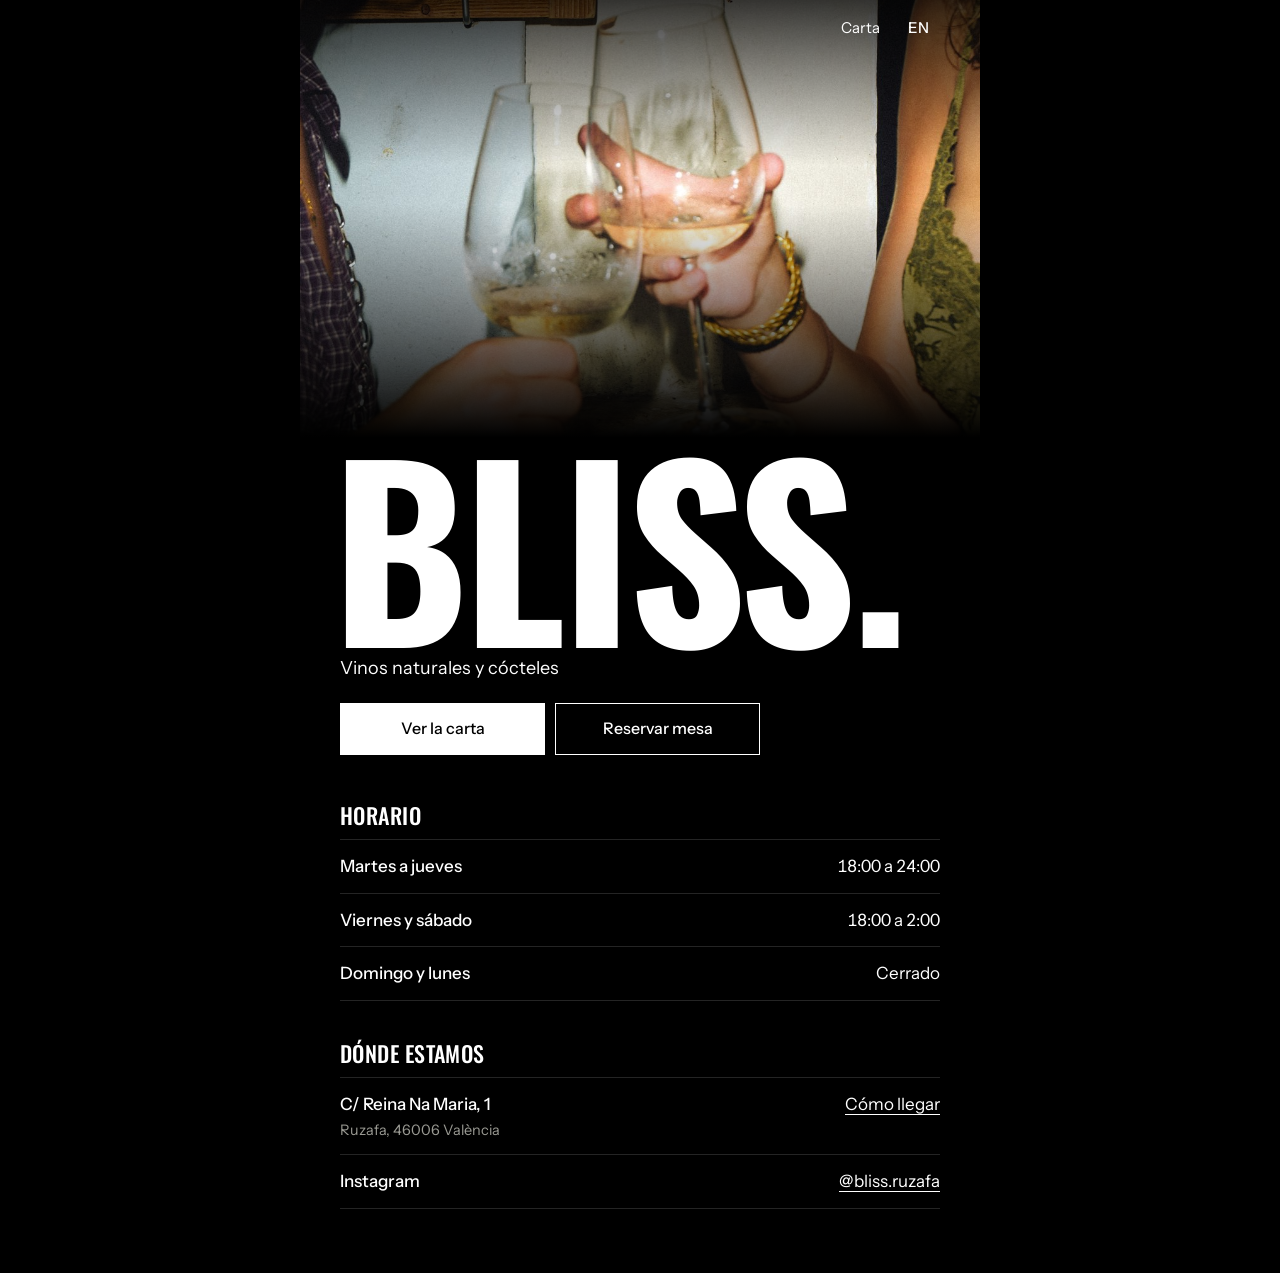
<file: index.html>
<!doctype html>
<html lang="es">
<head>
<meta charset="utf-8">
<meta name="viewport" content="width=device-width, initial-scale=1">
<meta name="robots" content="noindex">
<meta name="theme-color" content="#000000">
<title>Bliss. Vinos naturales y cócteles en Ruzafa</title>
<link rel="preconnect" href="https://fonts.googleapis.com">
<link rel="preconnect" href="https://fonts.gstatic.com" crossorigin>
<link href="https://fonts.googleapis.com/css2?family=Instrument+Sans:wght@400;500;600&family=Oswald:wght@500;700&display=swap" rel="stylesheet">
<link rel="stylesheet" href="base.css">
<link rel="stylesheet" href="style.css">
</head>
<body class="home">

<header class="top">
  <nav class="top-links">
    <a href="carta.html" data-i18n="menu">Carta</a>
    <button type="button" data-lang>EN</button>
  </nav>
</header>

<main>
  <section class="hero">
    <!-- If assets/photos/hero.jpg is missing, this block removes itself and the page is type only. -->
    <figure class="hero-photo">
      <img src="photos/hero.jpg" alt="" width="1080" height="1440" onerror="this.parentNode.remove()">
    </figure>
    <div class="hero-body">
      <h1 class="wordmark">BLISS.</h1>
      <p class="tagline" data-i18n="tagline">Vinos naturales y cócteles</p>
      <div class="cta">
        <a class="btn btn-primary" href="carta.html" data-i18n="see_menu">Ver la carta</a>
        <!-- No action yet: waiting for the bar's phone number. -->
        <span class="btn" data-i18n="reserve">Reservar mesa</span>
      </div>
    </div>
  </section>

  <!-- Optional. Shown only for the files that exist: assets/photos/1.jpg … 4.jpg. -->
  <section class="photos" aria-label="Bliss">
  </section>

  <div class="info">
    <section class="sub">
      <h2 class="sub-title" data-i18n="hours">Horario</h2>
      <ul class="items">
        <li class="item"><span class="item-row"><span class="item-name" data-i18n="h_days_1">Martes a jueves</span><span class="item-lead"></span><span class="item-price" data-i18n="h_time_1">18:00 a 24:00</span></span></li>
        <li class="item"><span class="item-row"><span class="item-name" data-i18n="h_days_2">Viernes y sábado</span><span class="item-lead"></span><span class="item-price" data-i18n="h_time_2">18:00 a 2:00</span></span></li>
        <li class="item"><span class="item-row"><span class="item-name" data-i18n="h_days_3">Domingo y lunes</span><span class="item-lead"></span><span class="item-price" data-i18n="h_time_3">Cerrado</span></span></li>
      </ul>
    </section>

    <section class="sub" id="visita">
      <h2 class="sub-title" data-i18n="visit">Dónde estamos</h2>
      <ul class="items">
        <li class="item">
          <a class="item-link" data-directions href="#">
            <span class="item-row"><span class="item-name" data-i18n="addr">C/ Reina Na Maria, 1</span><span class="item-lead"></span><span class="item-price" data-i18n="go">Cómo llegar</span></span>
            <span class="item-desc" data-i18n="address_2">Ruzafa, 46006 València</span>
          </a>
        </li>
        <li class="item">
          <a class="item-link" data-href="instagram" href="#">
            <span class="item-row"><span class="item-name">Instagram</span><span class="item-lead"></span><span class="item-price">@bliss.ruzafa</span></span>
          </a>
        </li>
      </ul>
    </section>
  </div>
</main>

<!-- iPhone only: a site cannot see which map apps are installed, so the guest picks. -->
<dialog class="sheet" id="maps-sheet" aria-labelledby="maps-sheet-title" tabindex="-1">
  <h2 class="sub-title" id="maps-sheet-title" data-i18n="open_in">Abrir en</h2>
  <ul class="items">
    <li class="item"><a class="item-link" data-map="apple" href="#"><span class="item-name">Apple Maps</span></a></li>
    <li class="item"><a class="item-link" data-map="google" href="#"><span class="item-name">Google Maps</span></a></li>
  </ul>
  <form method="dialog"><button class="sheet-close" data-i18n="cancel">Cancelar</button></form>
</dialog>

<script src="app.js"></script>
</body>
</html>
</file>
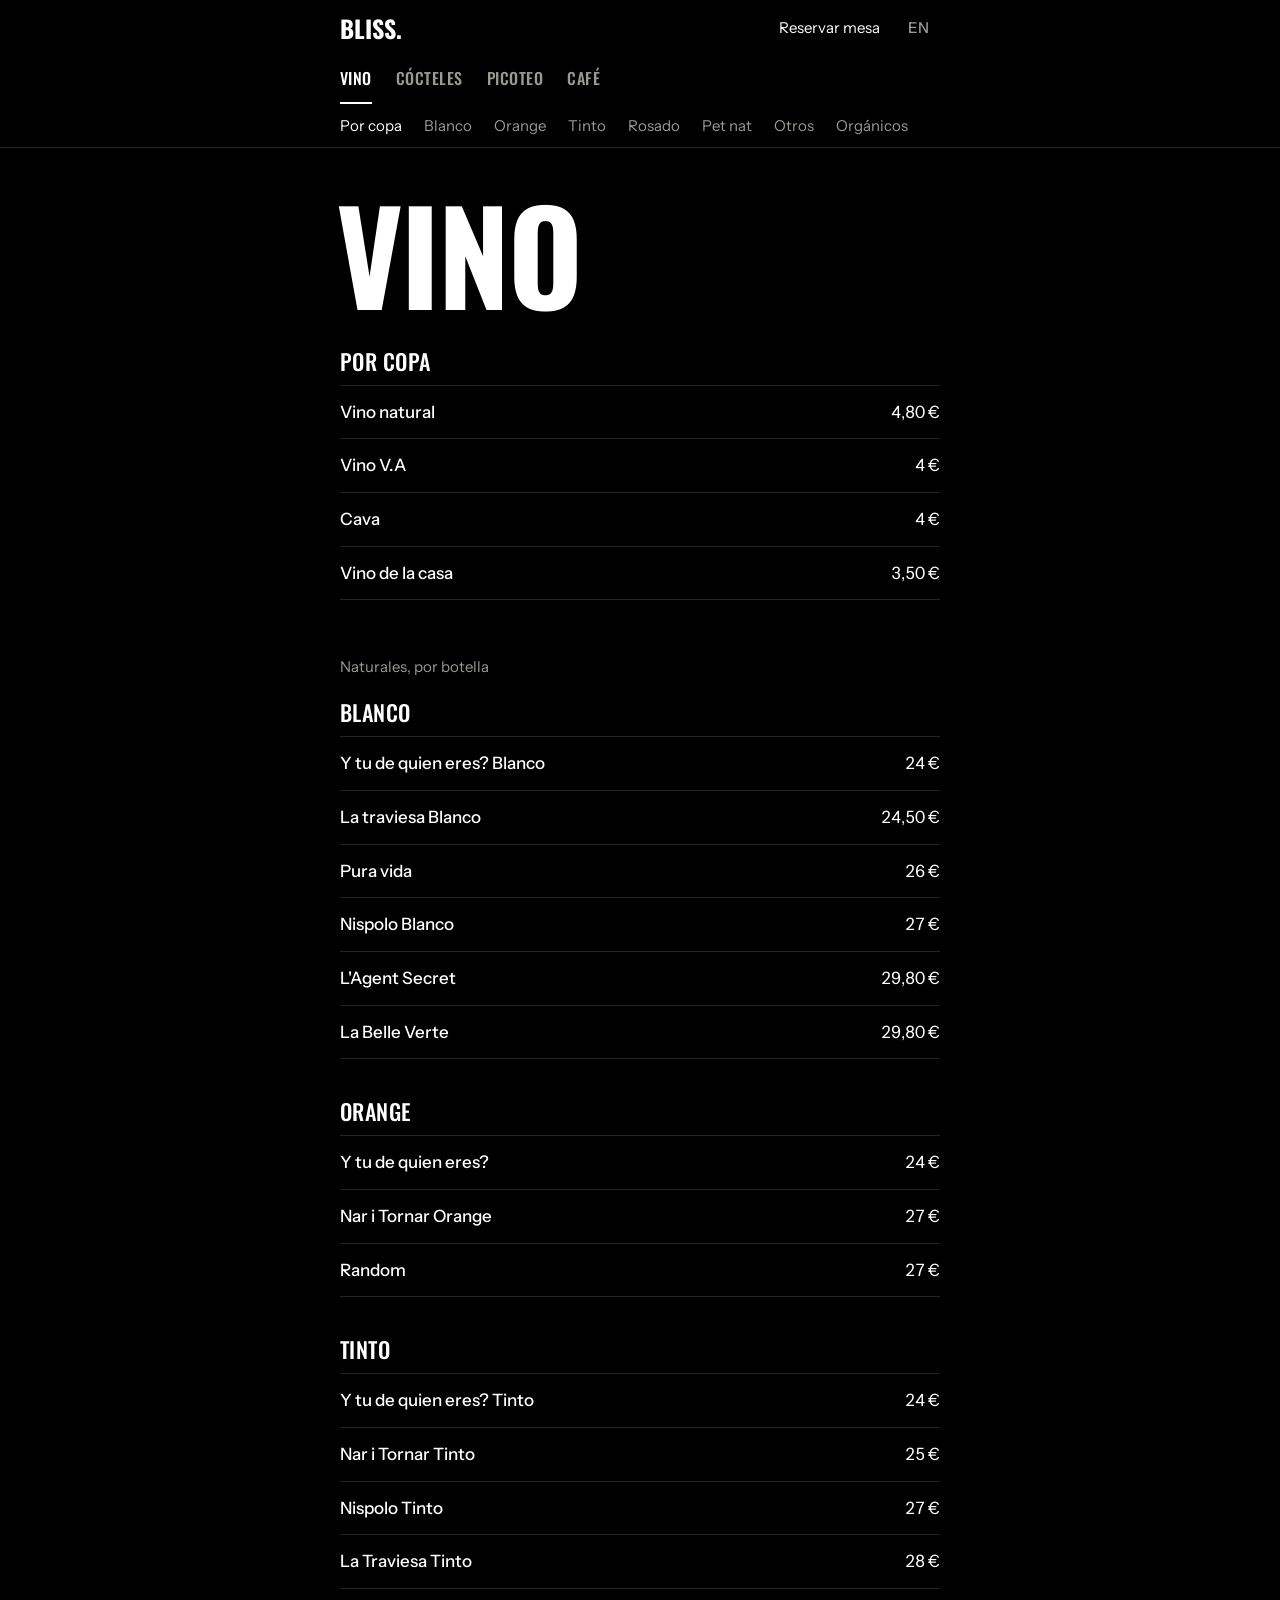
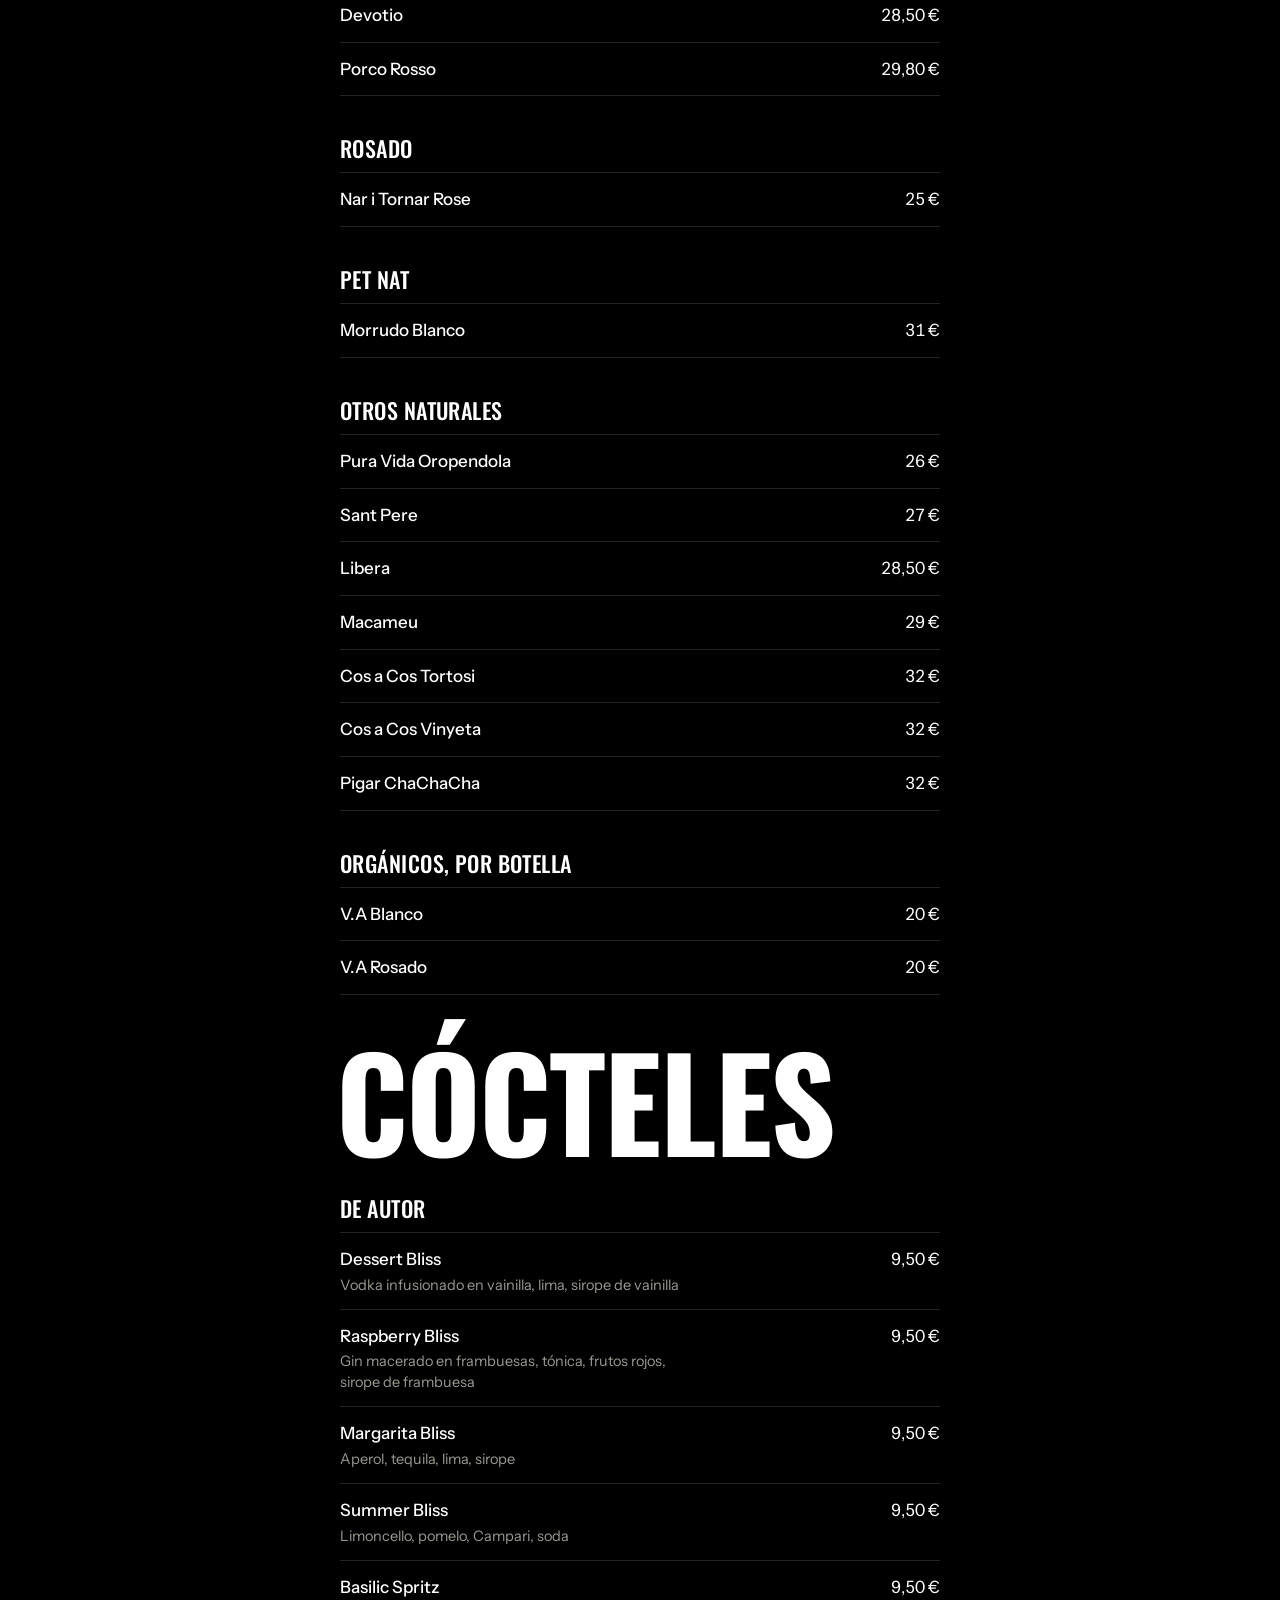
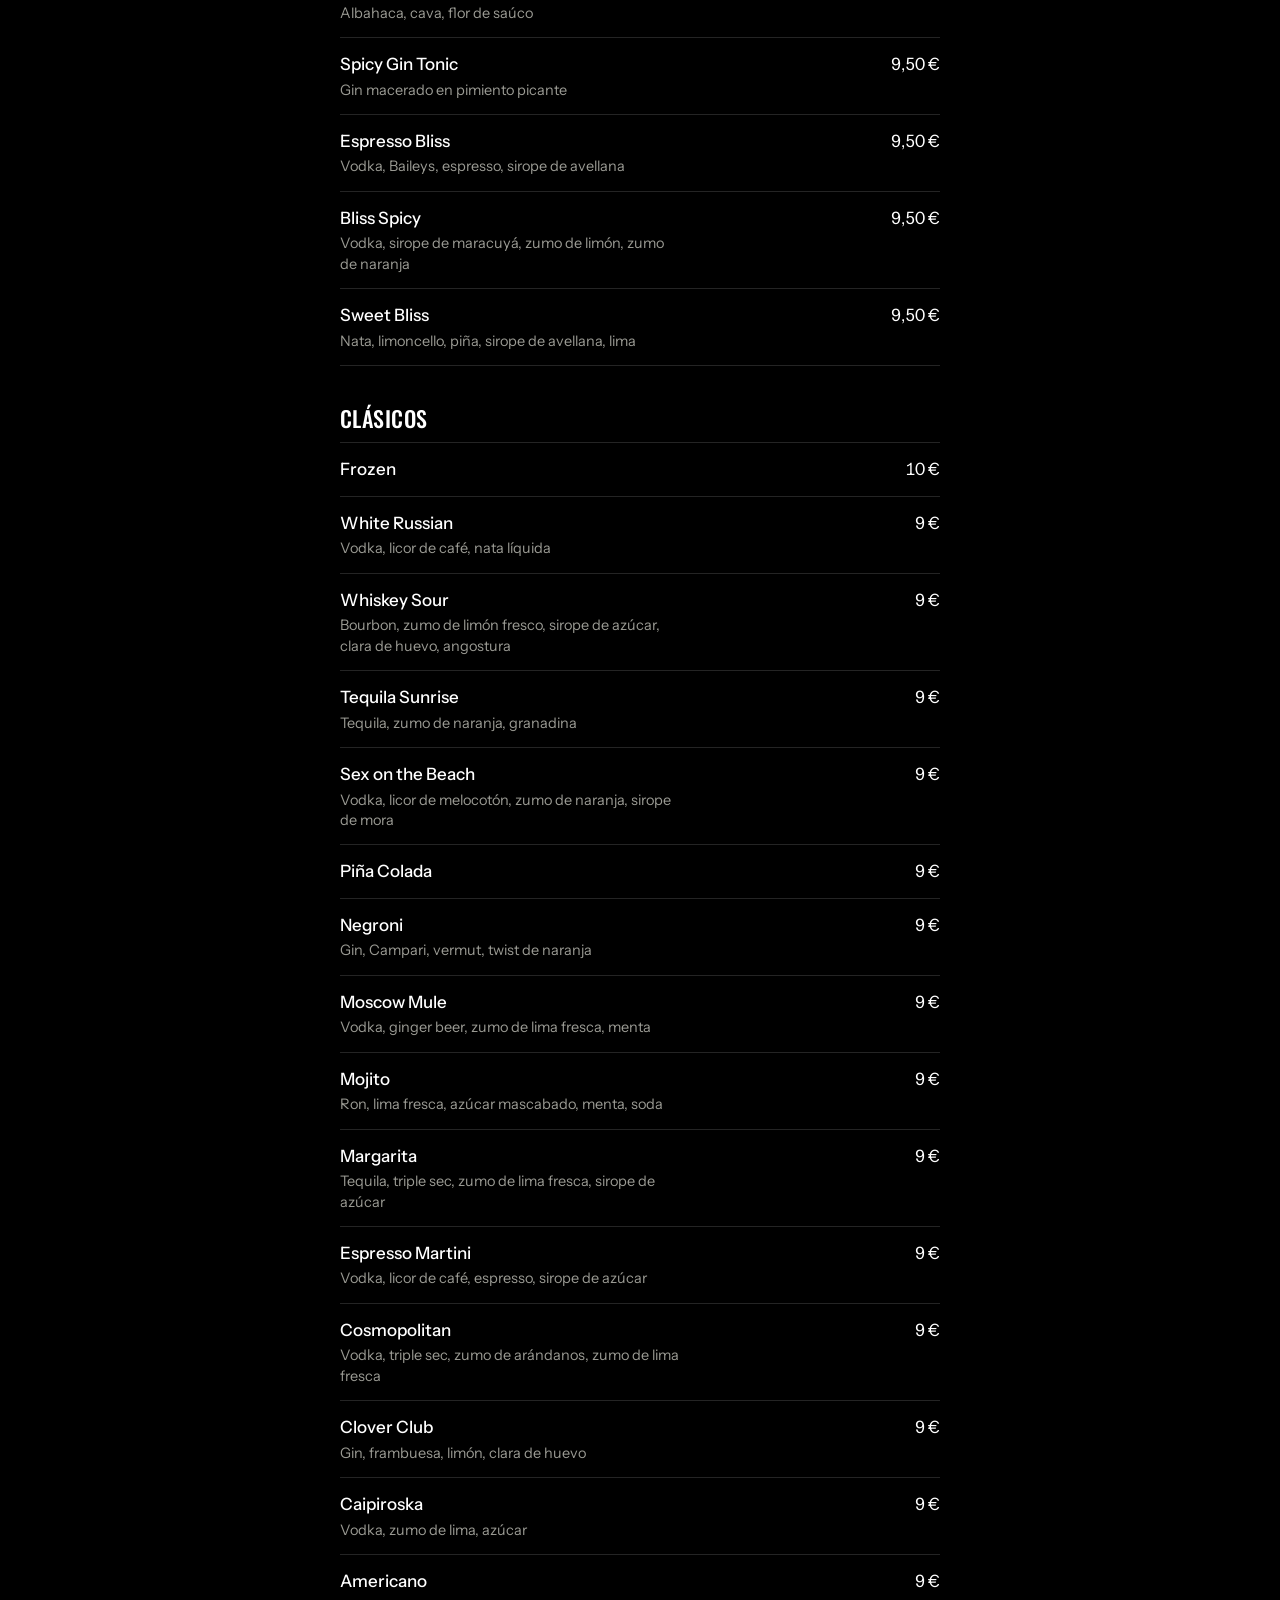
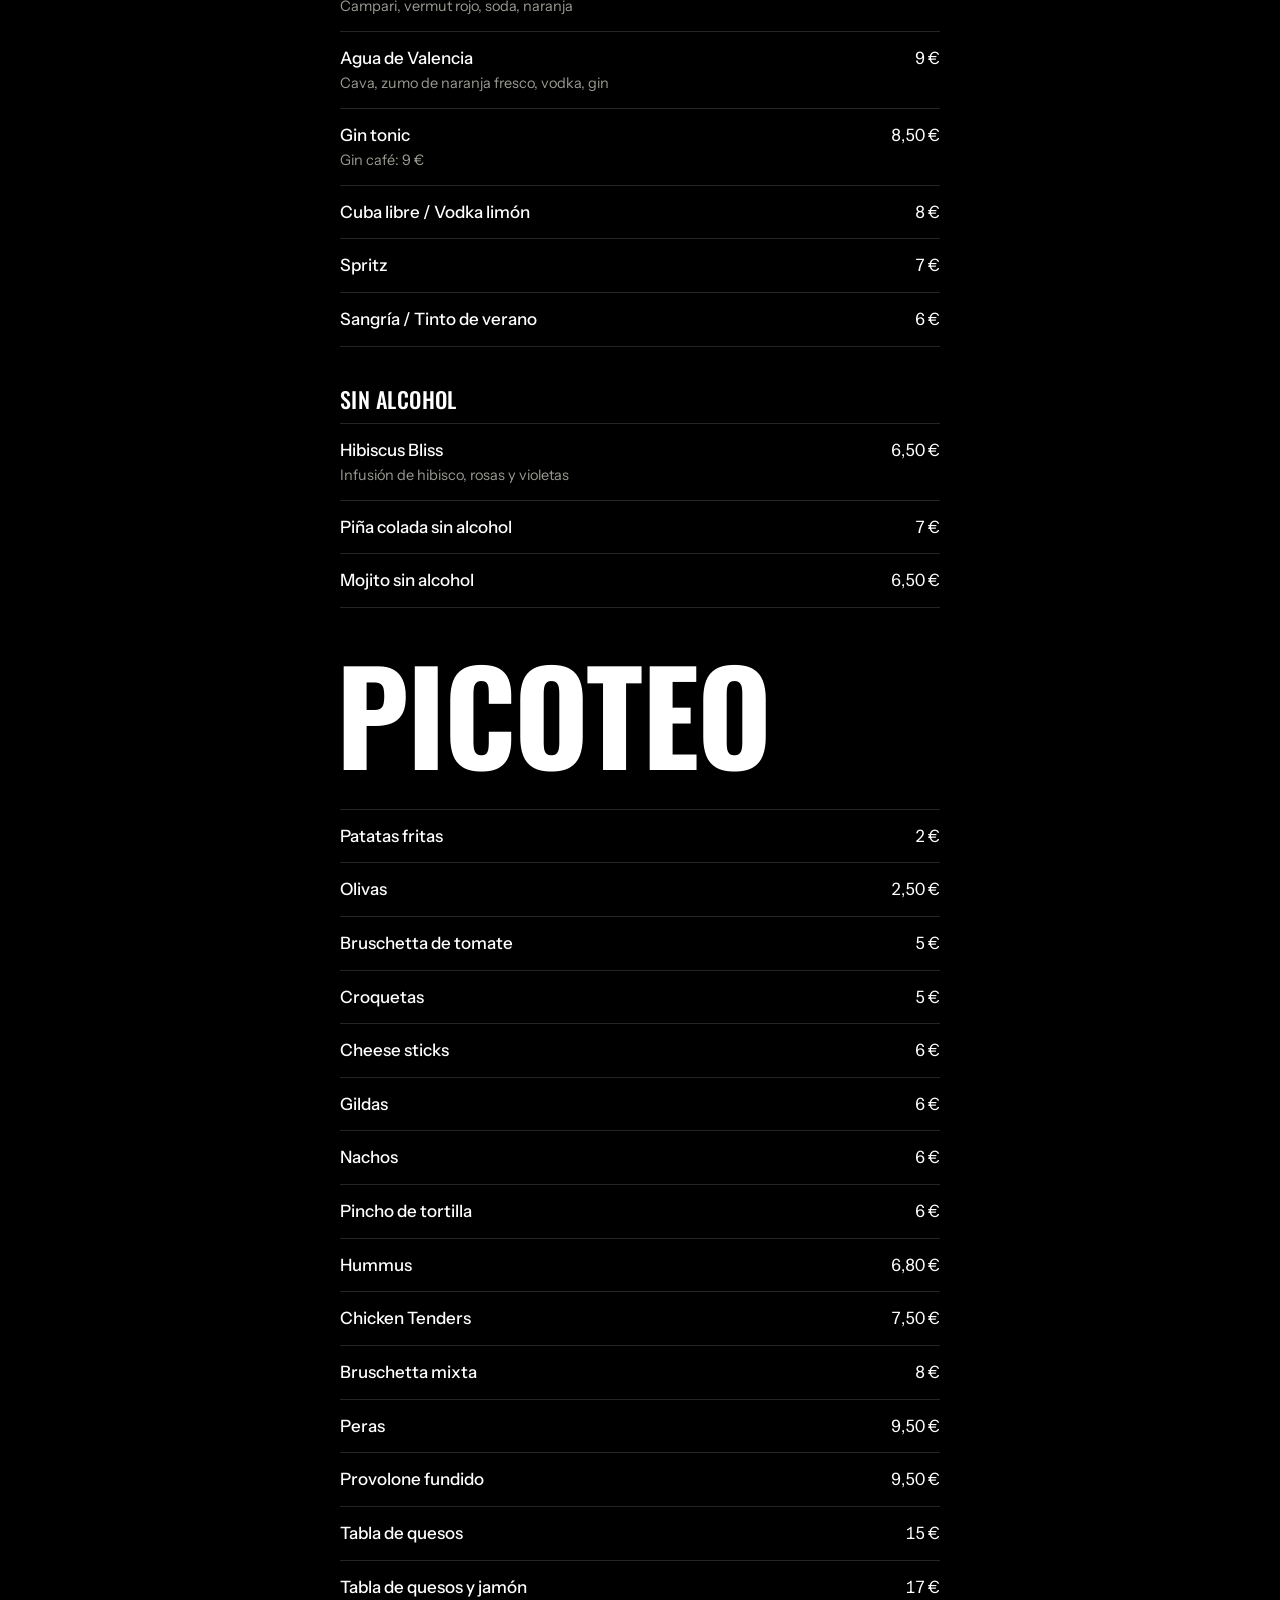
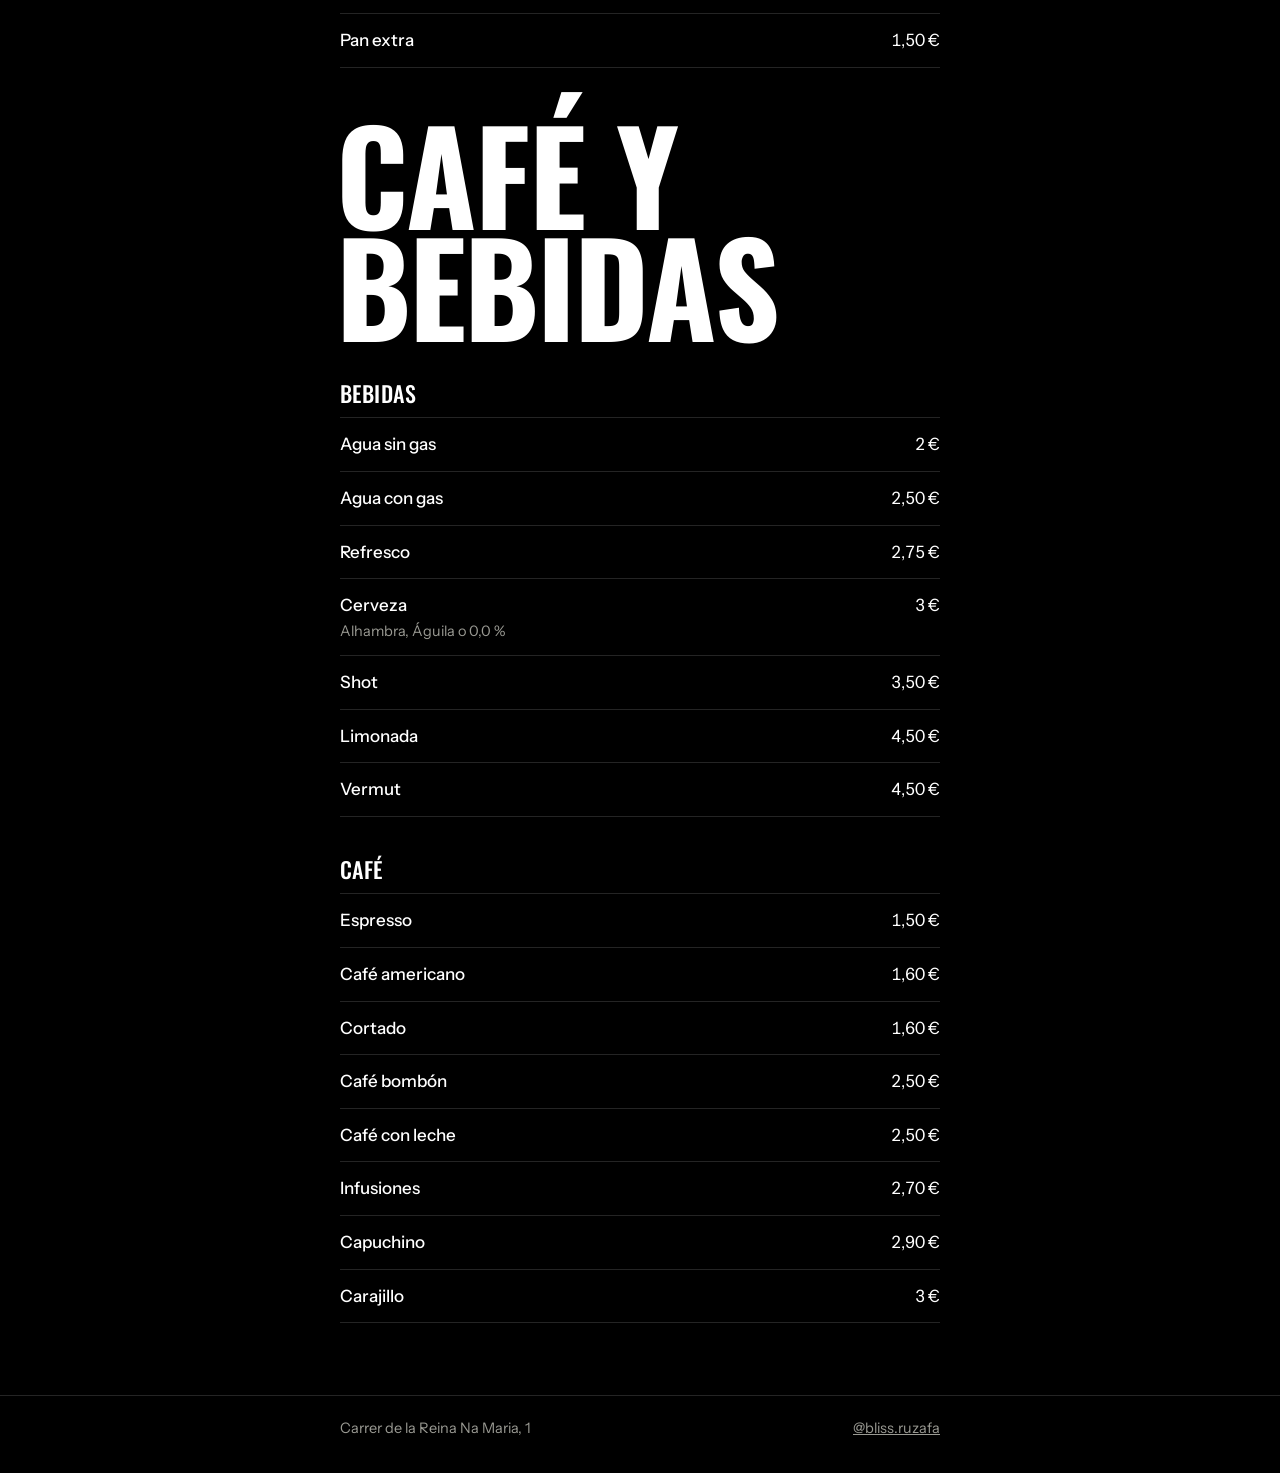
<file: carta.html>
<!doctype html>
<html lang="es">
<head>
<meta charset="utf-8">
<meta name="viewport" content="width=device-width, initial-scale=1">
<meta name="robots" content="noindex">
<meta name="theme-color" content="#000000">
<title>Carta. Bliss, Ruzafa</title>
<link rel="preconnect" href="https://fonts.googleapis.com">
<link rel="preconnect" href="https://fonts.gstatic.com" crossorigin>
<link href="https://fonts.googleapis.com/css2?family=Instrument+Sans:wght@400;500;600&family=Oswald:wght@500;700&display=swap" rel="stylesheet">
<link rel="stylesheet" href="base.css">
<link rel="stylesheet" href="style.css">
</head>
<body class="carta" data-wine="grouped">

<header class="top">
  <a class="brand" href="index.html">BLISS.</a>
  <nav class="top-links">
    <span data-i18n="reserve">Reservar mesa</span>
    <button type="button" data-lang>EN</button>
  </nav>
</header>

<nav class="groups" id="groups"></nav>
<nav class="subnav" id="subnav"></nav>
<main id="carta"></main>

<footer class="foot">
  <p data-i18n="address_1">Carrer de la Reina Na Maria, 1</p>
  <a data-href="instagram" href="#">@bliss.ruzafa</a>
</footer>

<script src="menu-data.js"></script>
<script src="app.js"></script>
</body>
</html>
</file>
<file: base.css>
/* Shared reset and behaviour for all three variants. Look and feel lives in each variant's style.css. */
*, *::before, *::after { box-sizing: border-box; }
html { -webkit-text-size-adjust: 100%; scroll-behavior: smooth; }
body { margin: 0; min-height: 100svh; -webkit-font-smoothing: antialiased; text-rendering: optimizeLegibility; }
h1, h2, h3, p, ul, ol, dl, dd, figure { margin: 0; }
ul, ol { padding: 0; list-style: none; }
img { display: block; max-width: 100%; }
a { color: inherit; }
button { font: inherit; color: inherit; background: none; border: 0; padding: 0; cursor: pointer; }
[hidden] { display: none !important; }
summary { list-style: none; cursor: pointer; }
summary::-webkit-details-marker { display: none; }
:focus-visible { outline: 2px solid currentColor; outline-offset: 3px; }
.sr-only { position: absolute; width: 1px; height: 1px; overflow: hidden; clip-path: inset(50%); white-space: nowrap; }

/* Menu rows: one structure, restyled per variant. */
.item-row { display: flex; align-items: baseline; gap: 12px; }
.item-name { flex: 0 1 auto; min-width: 0; }
.item-lead { flex: 1 1 12px; min-width: 12px; }
.item-price { flex: none; font-variant-numeric: tabular-nums; white-space: nowrap; }
.groups { display: flex; }
.filters { display: flex; flex-wrap: wrap; gap: 8px; }
.scale { display: inline-flex; gap: 4px; vertical-align: middle; }
.scale i { width: 8px; height: 8px; border-radius: 50%; border: 1px solid currentColor; }
.scale i.on { background: currentColor; }
.wine-detail { display: flex; gap: 16px; }
.wine-detail img { flex: none; width: 88px; height: 118px; object-fit: cover; }
.wine-facts { display: grid; grid-template-columns: auto 1fr; gap: 6px 14px; align-content: start; }

/* Photo slots: the image disappears if the file is missing and the tinted block stays. */
.ph { position: relative; overflow: hidden; }
.ph img { width: 100%; height: 100%; object-fit: cover; }
.ph figcaption { position: absolute; left: 12px; bottom: 10px; font-size: 12px; opacity: .55; }
.ph img + figcaption { display: none; }

@media (prefers-reduced-motion: reduce) {
  html { scroll-behavior: auto; }
  *, *::before, *::after { animation: none !important; transition: none !important; }
}
</file>
<file: style.css>
/* Variant A, "Noche". Black and the wordmark. Closest to the bar's Instagram.
   One vocabulary for both pages: a giant Oswald title, 22px uppercase section titles, 17px hairline rows. */
:root {
  --bg: #000;
  --fg: #fff;
  --mute: #9a9a93;
  --line: #242424;
  --pad: 20px;
  --col: 680px;
  --display: "Oswald", "Arial Narrow", sans-serif;
  --text: "Instrument Sans", system-ui, sans-serif;
}

body { background: var(--bg); color: var(--fg); font: 400 16px/1.45 var(--text); }

/* Top bar */
.top { display: flex; align-items: center; justify-content: space-between; height: 56px; padding: 0 var(--pad); }
.brand { padding: 10px 0; font: 700 24px/1 var(--display); text-decoration: none; }
.top-links { display: flex; align-items: center; gap: 8px; margin-left: auto; font-size: 15px; }
.top-links a, .top-links span { padding: 12px 8px; text-decoration: none; }
[data-lang] { min-width: 44px; height: 44px; font-size: 15px; font-weight: 500; color: var(--mute); }

/* Rows: shared by the carta and by the hours and address on the home page */
.sub { margin-top: 40px; scroll-margin-top: 112px; }
.sub-title { padding-bottom: 12px; font: 500 22px/1.1 var(--display); text-transform: uppercase; letter-spacing: .02em; }
.sub-kicker { margin: 56px 0 22px; font-size: 15px; color: var(--mute); }
.sub:has(.sub-kicker) { margin-top: 0; }
.items { border-top: 1px solid var(--line); }
.item { padding: 14px 0; border-bottom: 1px solid var(--line); }
.item-name { font-size: 17px; font-weight: 500; }
.item-price { font-size: 17px; }
.item-desc { display: block; max-width: 34ch; margin-top: 3px; font-size: 14.5px; line-height: 1.4; color: var(--mute); }
.item-link { display: block; margin: -14px 0; padding: 14px 0; text-decoration: none; }
.item-link .item-price { text-decoration: underline; text-decoration-thickness: 1px; text-underline-offset: 4px; }

/* Home */
.home .top { position: absolute; inset: 0 0 auto; z-index: 2; }
.hero { padding-top: clamp(112px, 25svh, 230px); }
/* With a photo: it fills the top of the screen and fades to black, so the wordmark sits on black. */
.hero:has(.hero-photo) { padding-top: 0; }
.hero-photo { position: relative; height: clamp(300px, 54svh, 620px); }
.hero-photo img { width: 100%; height: 100%; object-fit: cover; object-position: 50% 42%; }
.hero-photo::after { content: ""; position: absolute; inset: 0; background: linear-gradient(to bottom, rgba(0, 0, 0, .78), rgba(0, 0, 0, .45) 14%, rgba(0, 0, 0, 0) 34%, rgba(0, 0, 0, 0) 42%, #000 90%); }
body:has(.hero-photo) [data-lang] { color: var(--fg); }
.hero:has(.hero-photo) .hero-body { margin-top: -40px; }
.hero-body { position: relative; width: 100%; max-width: var(--col); margin: 0 auto; padding: 0 var(--pad); }

.wordmark { margin: 0 0 0 -.035em; font: 700 clamp(96px, 34.5vw, 232px)/.84 var(--display); letter-spacing: -.02em; }
.tagline { margin-top: 14px; font-size: 18px; }

.cta { display: grid; grid-template-columns: 1fr 1fr; gap: 10px; margin-top: 22px; }
.btn { display: flex; align-items: center; justify-content: center; height: 52px; padding: 0 6px; border: 1px solid var(--fg); font-weight: 500; white-space: nowrap; text-decoration: none; }
.btn-primary { background: var(--fg); color: var(--bg); }

/* The photo strip exists only when there are photos to show. */
.photos { display: flex; gap: 8px; margin-top: 40px; padding: 0 var(--pad); overflow-x: auto; scroll-snap-type: x mandatory; scrollbar-width: none; }
.photos::-webkit-scrollbar { display: none; }
.photos:not(:has(figure)) { display: none; }
.photos figure { flex: none; width: 68vw; max-width: 320px; aspect-ratio: 4 / 5; scroll-snap-align: start; }
.photos img { width: 100%; height: 100%; object-fit: cover; }

.info { max-width: var(--col); margin: 0 auto; padding: 8px var(--pad) 64px; }

/* Map chooser, shown on iPhone only */
.sheet { position: fixed; inset: auto 0 0; width: 100%; max-width: none; margin: 0; padding: 26px var(--pad) calc(28px + env(safe-area-inset-bottom)); border: 0; border-top: 1px solid var(--line); background: #101010; color: var(--fg); animation: sheet-in .18s ease-out; }
.sheet:focus { outline: none; }
.sheet::backdrop { background: rgba(0, 0, 0, .62); }
.sheet-close { width: 100%; height: 52px; margin-top: 8px; color: var(--mute); }
@keyframes sheet-in { from { transform: translateY(18px); opacity: 0; } }

/* Carta: two rows that stay on screen. Sections on top, what is inside the current one below. */
.groups { position: sticky; top: 0; z-index: 9; gap: 24px; height: 48px; padding: 0 var(--pad); overflow-x: auto; background: var(--bg); scrollbar-width: none; }
.groups::-webkit-scrollbar, .subnav::-webkit-scrollbar { display: none; }
.groups a { flex: none; padding: 14px 0 12px; font: 500 16px/1 var(--display); text-transform: uppercase; letter-spacing: .03em; text-decoration: none; color: var(--mute); border-bottom: 2px solid transparent; }
.groups a[aria-current] { color: var(--fg); border-color: var(--fg); }
.subnav { position: sticky; top: 48px; z-index: 9; display: flex; align-items: center; gap: 22px; height: 44px; padding: 0 var(--pad); overflow-x: auto; background: var(--bg); border-bottom: 1px solid var(--line); scrollbar-width: none; }
.subnav a { flex: none; padding: 12px 0; font-size: 15px; white-space: nowrap; text-decoration: none; color: var(--mute); }
.subnav a[aria-current] { color: var(--fg); }

#carta { max-width: var(--col); margin: 0 auto; padding: 0 var(--pad) 72px; }
.group { padding-top: 48px; scroll-margin-top: 104px; }
.group-title { margin-left: -.03em; font: 700 clamp(56px, 20vw, 128px)/.88 var(--display); text-transform: uppercase; letter-spacing: -.015em; }

.foot { display: flex; justify-content: space-between; gap: 16px; padding: 22px var(--pad) 34px; border-top: 1px solid var(--line); font-size: 14.5px; color: var(--mute); }
.foot a { margin: -11px 0; padding: 11px 0; }

@media (max-width: 340px) {
  .btn { font-size: 15px; }
  .item-name, .item-price { font-size: 16px; }
  .tagline { font-size: 17px; }
}

@media (min-width: 900px) {
  :root { --pad: 40px; }
  .cta { max-width: 420px; }
  .hero-photo { max-width: var(--col); margin: 0 auto; }
  .photos { max-width: var(--col); margin-left: auto; margin-right: auto; }
  .top, .groups, .subnav, .foot { padding-left: max(var(--pad), calc(50vw - var(--col) / 2 + var(--pad))); padding-right: max(var(--pad), calc(50vw - var(--col) / 2 + var(--pad))); }
}
</file>
